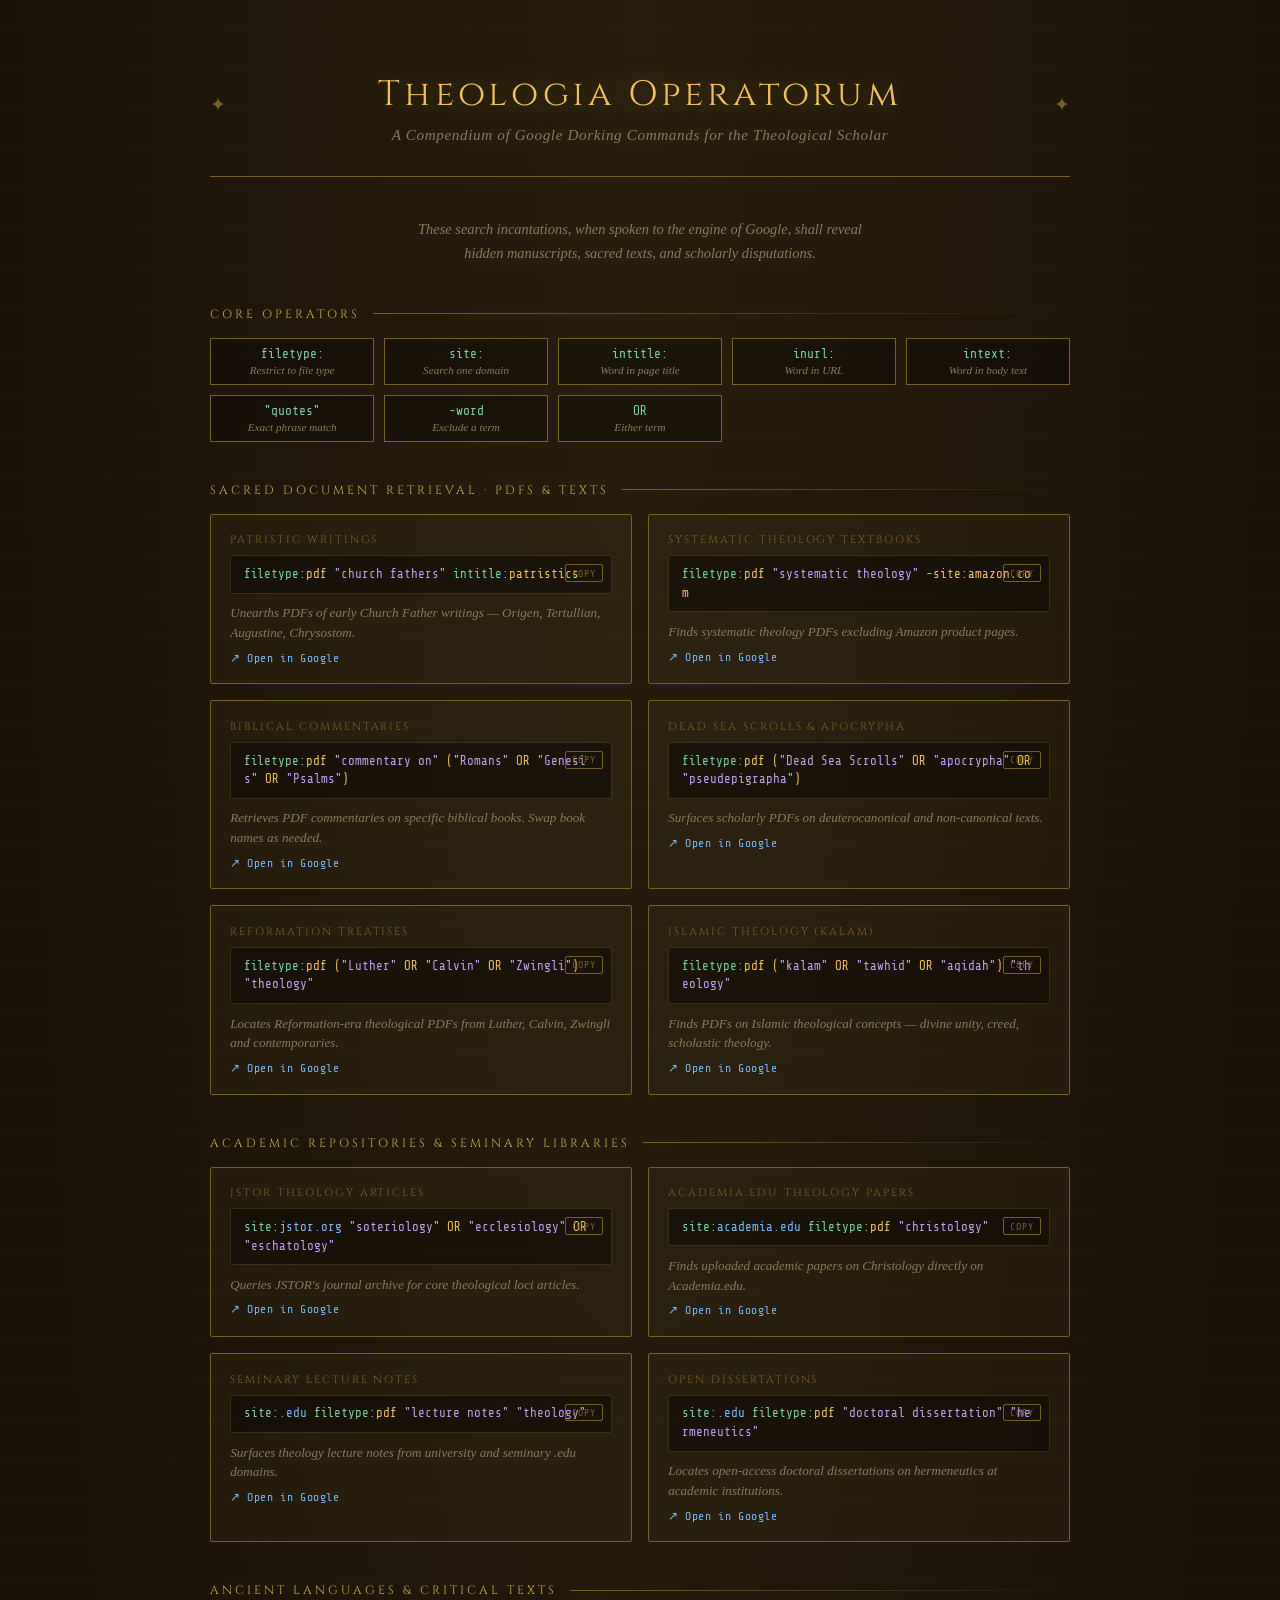
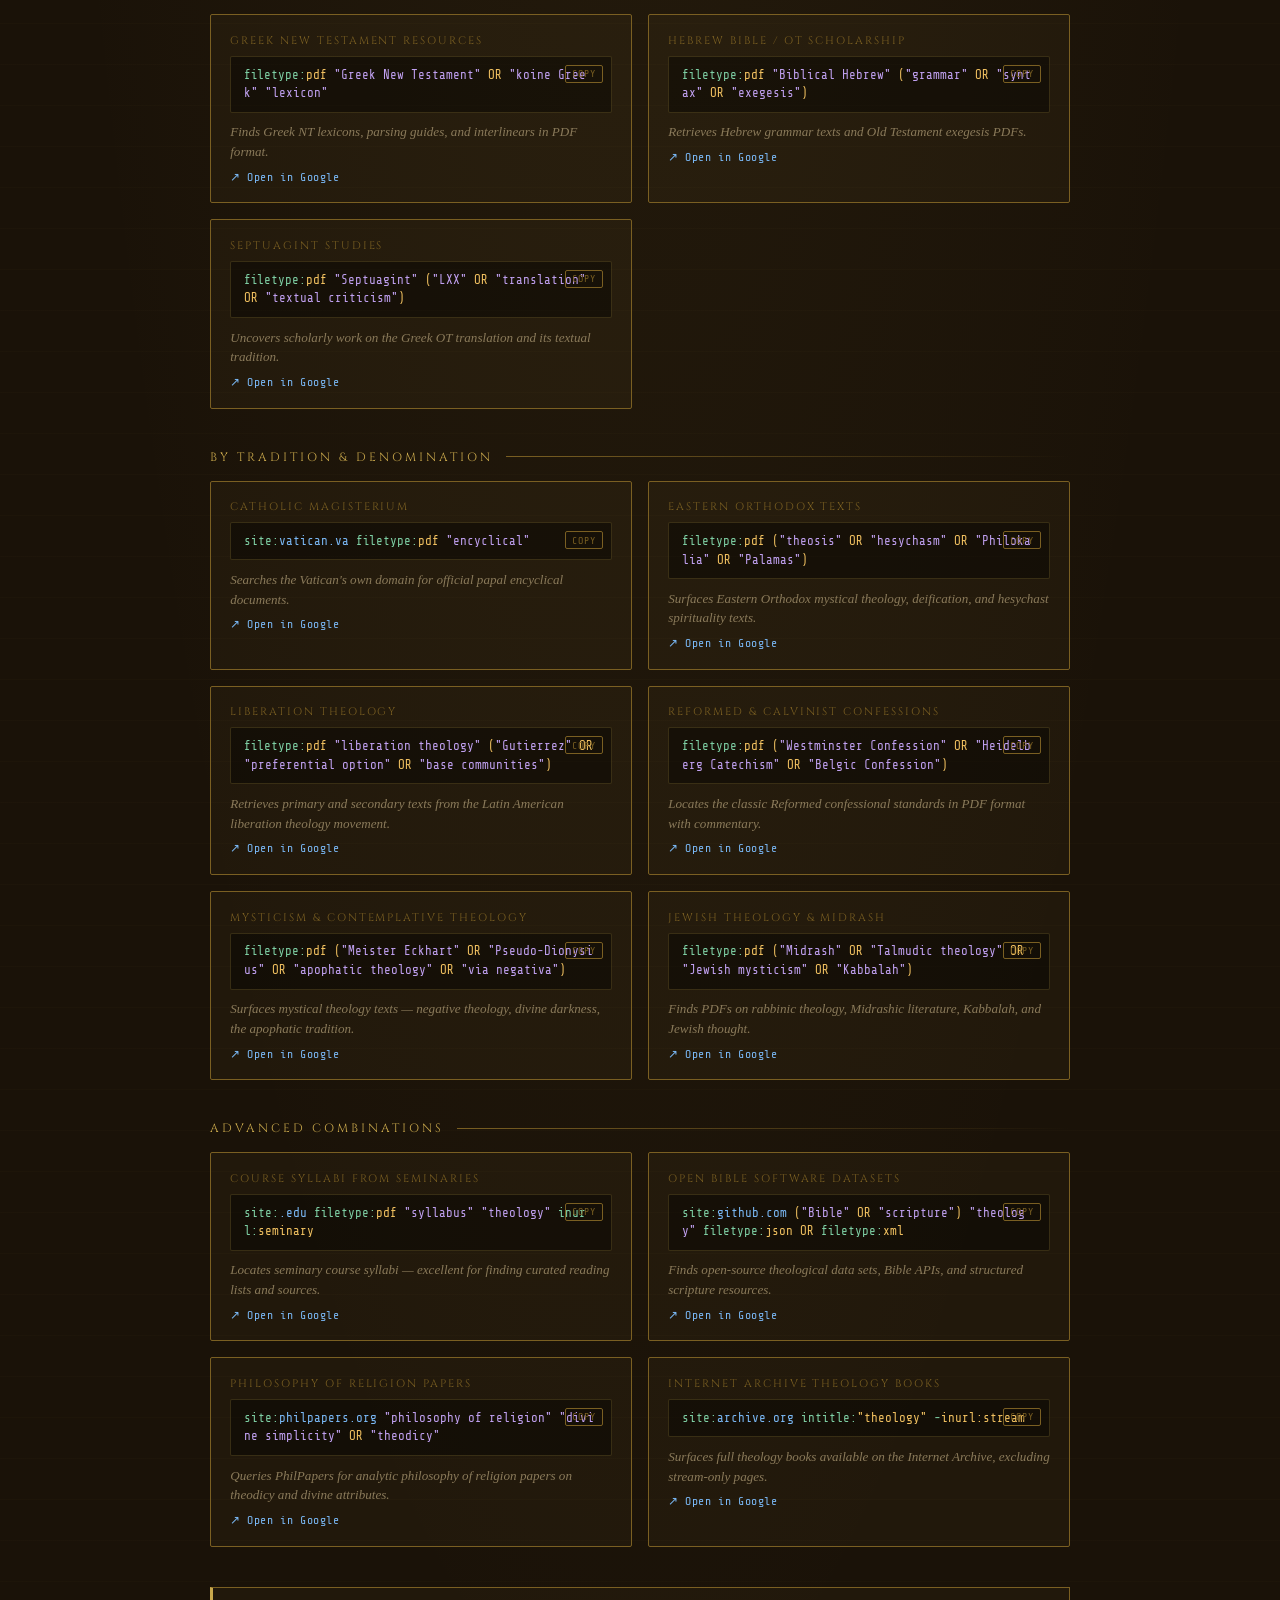
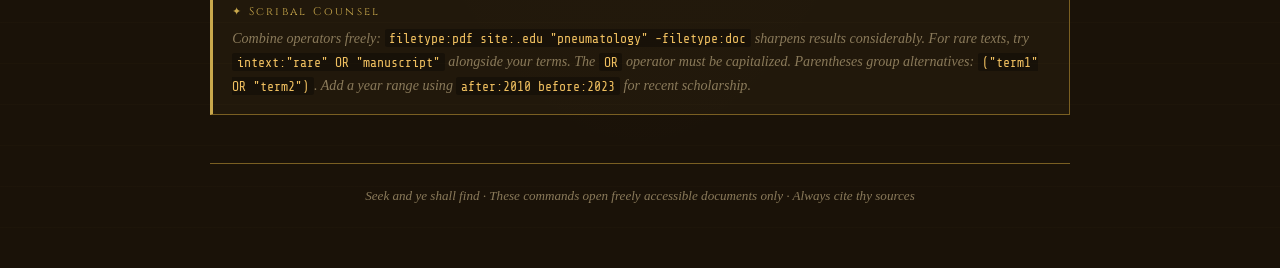
<file: index.html>
<!DOCTYPE html>
<html lang="en">
<head>
  <meta charset="UTF-8">
  <meta name="viewport" content="width=device-width, initial-scale=1.0">
  <title>Theologia Operatorum</title>
  <link rel="stylesheet" href="style.css">
</head>
<body>
<div class="page">

  <header>
    <div class="title">Theologia Operatorum</div>
    <div class="subtitle">A Compendium of Google Dorking Commands for the Theological Scholar</div>
  </header>

  <p class="intro">
    These search incantations, when spoken to the engine of Google, shall reveal<br>
    hidden manuscripts, sacred texts, and scholarly disputations.
  </p>

  <!-- OPERATOR REFERENCE -->
  <div class="section">
    <div class="section-title">Core Operators</div>
    <div class="operators-grid">
      <div class="op-pill"><div class="op-name">filetype:</div><div class="op-desc">Restrict to file type</div></div>
      <div class="op-pill"><div class="op-name">site:</div><div class="op-desc">Search one domain</div></div>
      <div class="op-pill"><div class="op-name">intitle:</div><div class="op-desc">Word in page title</div></div>
      <div class="op-pill"><div class="op-name">inurl:</div><div class="op-desc">Word in URL</div></div>
      <div class="op-pill"><div class="op-name">intext:</div><div class="op-desc">Word in body text</div></div>
      <div class="op-pill"><div class="op-name">"quotes"</div><div class="op-desc">Exact phrase match</div></div>
      <div class="op-pill"><div class="op-name">-word</div><div class="op-desc">Exclude a term</div></div>
      <div class="op-pill"><div class="op-name">OR</div><div class="op-desc">Either term</div></div>
    </div>
  </div>

  <!-- PDF HUNTING -->
  <div class="section">
    <div class="section-title">Sacred Document Retrieval · PDFs &amp; Texts</div>
    <div class="cards">

      <div class="card">
        <div class="card-label">Patristic Writings</div>
        <div class="command" onclick="copyCmd(this)">
          <button class="copy-btn">COPY</button>
          <span class="op">filetype:</span><span class="val">pdf</span> <span class="term">"church fathers"</span> <span class="op">intitle:</span><span class="val">patristics</span>
        </div>
        <div class="desc">Unearths PDFs of early Church Father writings — Origen, Tertullian, Augustine, Chrysostom.</div>
        <a class="search-link" href="https://www.google.com/search?q=filetype%3Apdf+%22church+fathers%22+intitle%3Apartristics" target="_blank">↗ Open in Google</a>
      </div>

      <div class="card">
        <div class="card-label">Systematic Theology Textbooks</div>
        <div class="command" onclick="copyCmd(this)">
          <button class="copy-btn">COPY</button>
          <span class="op">filetype:</span><span class="val">pdf</span> <span class="term">"systematic theology"</span> <span class="op">-</span><span class="val">site:amazon.com</span>
        </div>
        <div class="desc">Finds systematic theology PDFs excluding Amazon product pages.</div>
        <a class="search-link" href="https://www.google.com/search?q=filetype%3Apdf+%22systematic+theology%22+-site%3Aamazon.com" target="_blank">↗ Open in Google</a>
      </div>

      <div class="card">
        <div class="card-label">Biblical Commentaries</div>
        <div class="command" onclick="copyCmd(this)">
          <button class="copy-btn">COPY</button>
          <span class="op">filetype:</span><span class="val">pdf</span> <span class="term">"commentary on"</span> (<span class="term">"Romans"</span> OR <span class="term">"Genesis"</span> OR <span class="term">"Psalms"</span>)
        </div>
        <div class="desc">Retrieves PDF commentaries on specific biblical books. Swap book names as needed.</div>
        <a class="search-link" href="https://www.google.com/search?q=filetype%3Apdf+%22commentary+on%22+(%22Romans%22+OR+%22Genesis%22+OR+%22Psalms%22)" target="_blank">↗ Open in Google</a>
      </div>

      <div class="card">
        <div class="card-label">Dead Sea Scrolls &amp; Apocrypha</div>
        <div class="command" onclick="copyCmd(this)">
          <button class="copy-btn">COPY</button>
          <span class="op">filetype:</span><span class="val">pdf</span> (<span class="term">"Dead Sea Scrolls"</span> OR <span class="term">"apocrypha"</span> OR <span class="term">"pseudepigrapha"</span>)
        </div>
        <div class="desc">Surfaces scholarly PDFs on deuterocanonical and non-canonical texts.</div>
        <a class="search-link" href="https://www.google.com/search?q=filetype%3Apdf+(%22Dead+Sea+Scrolls%22+OR+%22apocrypha%22+OR+%22pseudepigrapha%22)" target="_blank">↗ Open in Google</a>
      </div>

      <div class="card">
        <div class="card-label">Reformation Treatises</div>
        <div class="command" onclick="copyCmd(this)">
          <button class="copy-btn">COPY</button>
          <span class="op">filetype:</span><span class="val">pdf</span> (<span class="term">"Luther"</span> OR <span class="term">"Calvin"</span> OR <span class="term">"Zwingli"</span>) <span class="term">"theology"</span>
        </div>
        <div class="desc">Locates Reformation-era theological PDFs from Luther, Calvin, Zwingli and contemporaries.</div>
        <a class="search-link" href="https://www.google.com/search?q=filetype%3Apdf+(%22Luther%22+OR+%22Calvin%22+OR+%22Zwingli%22)+%22theology%22" target="_blank">↗ Open in Google</a>
      </div>

      <div class="card">
        <div class="card-label">Islamic Theology (Kalam)</div>
        <div class="command" onclick="copyCmd(this)">
          <button class="copy-btn">COPY</button>
          <span class="op">filetype:</span><span class="val">pdf</span> (<span class="term">"kalam"</span> OR <span class="term">"tawhid"</span> OR <span class="term">"aqidah"</span>) <span class="term">"theology"</span>
        </div>
        <div class="desc">Finds PDFs on Islamic theological concepts — divine unity, creed, scholastic theology.</div>
        <a class="search-link" href="https://www.google.com/search?q=filetype%3Apdf+(%22kalam%22+OR+%22tawhid%22+OR+%22aqidah%22)+%22theology%22" target="_blank">↗ Open in Google</a>
      </div>

    </div>
  </div>

  <!-- ACADEMIC REPOSITORIES -->
  <div class="section">
    <div class="section-title">Academic Repositories &amp; Seminary Libraries</div>
    <div class="cards">

      <div class="card">
        <div class="card-label">JSTOR Theology Articles</div>
        <div class="command" onclick="copyCmd(this)">
          <button class="copy-btn">COPY</button>
          <span class="op">site:</span><span class="site-op">jstor.org</span> <span class="term">"soteriology"</span> OR <span class="term">"ecclesiology"</span> OR <span class="term">"eschatology"</span>
        </div>
        <div class="desc">Queries JSTOR's journal archive for core theological loci articles.</div>
        <a class="search-link" href="https://www.google.com/search?q=site%3Ajstor.org+%22soteriology%22+OR+%22ecclesiology%22+OR+%22eschatology%22" target="_blank">↗ Open in Google</a>
      </div>

      <div class="card">
        <div class="card-label">Academia.edu Theology Papers</div>
        <div class="command" onclick="copyCmd(this)">
          <button class="copy-btn">COPY</button>
          <span class="op">site:</span><span class="site-op">academia.edu</span> <span class="op">filetype:</span><span class="val">pdf</span> <span class="term">"christology"</span>
        </div>
        <div class="desc">Finds uploaded academic papers on Christology directly on Academia.edu.</div>
        <a class="search-link" href="https://www.google.com/search?q=site%3Aacademia.edu+filetype%3Apdf+%22christology%22" target="_blank">↗ Open in Google</a>
      </div>

      <div class="card">
        <div class="card-label">Seminary Lecture Notes</div>
        <div class="command" onclick="copyCmd(this)">
          <button class="copy-btn">COPY</button>
          <span class="op">site:</span><span class="site-op">.edu</span> <span class="op">filetype:</span><span class="val">pdf</span> <span class="term">"lecture notes"</span> <span class="term">"theology"</span>
        </div>
        <div class="desc">Surfaces theology lecture notes from university and seminary .edu domains.</div>
        <a class="search-link" href="https://www.google.com/search?q=site%3A.edu+filetype%3Apdf+%22lecture+notes%22+%22theology%22" target="_blank">↗ Open in Google</a>
      </div>

      <div class="card">
        <div class="card-label">Open Dissertations</div>
        <div class="command" onclick="copyCmd(this)">
          <button class="copy-btn">COPY</button>
          <span class="op">site:</span><span class="site-op">.edu</span> <span class="op">filetype:</span><span class="val">pdf</span> <span class="term">"doctoral dissertation"</span> <span class="term">"hermeneutics"</span>
        </div>
        <div class="desc">Locates open-access doctoral dissertations on hermeneutics at academic institutions.</div>
        <a class="search-link" href="https://www.google.com/search?q=site%3A.edu+filetype%3Apdf+%22doctoral+dissertation%22+%22hermeneutics%22" target="_blank">↗ Open in Google</a>
      </div>

    </div>
  </div>

  <!-- ANCIENT LANGUAGES -->
  <div class="section">
    <div class="section-title">Ancient Languages &amp; Critical Texts</div>
    <div class="cards">

      <div class="card">
        <div class="card-label">Greek New Testament Resources</div>
        <div class="command" onclick="copyCmd(this)">
          <button class="copy-btn">COPY</button>
          <span class="op">filetype:</span><span class="val">pdf</span> <span class="term">"Greek New Testament"</span> OR <span class="term">"koine Greek"</span> <span class="term">"lexicon"</span>
        </div>
        <div class="desc">Finds Greek NT lexicons, parsing guides, and interlinears in PDF format.</div>
        <a class="search-link" href="https://www.google.com/search?q=filetype%3Apdf+%22Greek+New+Testament%22+OR+%22koine+Greek%22+%22lexicon%22" target="_blank">↗ Open in Google</a>
      </div>

      <div class="card">
        <div class="card-label">Hebrew Bible / OT Scholarship</div>
        <div class="command" onclick="copyCmd(this)">
          <button class="copy-btn">COPY</button>
          <span class="op">filetype:</span><span class="val">pdf</span> <span class="term">"Biblical Hebrew"</span> (<span class="term">"grammar"</span> OR <span class="term">"syntax"</span> OR <span class="term">"exegesis"</span>)
        </div>
        <div class="desc">Retrieves Hebrew grammar texts and Old Testament exegesis PDFs.</div>
        <a class="search-link" href="https://www.google.com/search?q=filetype%3Apdf+%22Biblical+Hebrew%22+(%22grammar%22+OR+%22syntax%22+OR+%22exegesis%22)" target="_blank">↗ Open in Google</a>
      </div>

      <div class="card">
        <div class="card-label">Septuagint Studies</div>
        <div class="command" onclick="copyCmd(this)">
          <button class="copy-btn">COPY</button>
          <span class="op">filetype:</span><span class="val">pdf</span> <span class="term">"Septuagint"</span> (<span class="term">"LXX"</span> OR <span class="term">"translation"</span> OR <span class="term">"textual criticism"</span>)
        </div>
        <div class="desc">Uncovers scholarly work on the Greek OT translation and its textual tradition.</div>
        <a class="search-link" href="https://www.google.com/search?q=filetype%3Apdf+%22Septuagint%22+(%22LXX%22+OR+%22translation%22+OR+%22textual+criticism%22)" target="_blank">↗ Open in Google</a>
      </div>

    </div>
  </div>

  <!-- TRADITION-SPECIFIC -->
  <div class="section">
    <div class="section-title">By Tradition &amp; Denomination</div>
    <div class="cards">

      <div class="card">
        <div class="card-label">Catholic Magisterium</div>
        <div class="command" onclick="copyCmd(this)">
          <button class="copy-btn">COPY</button>
          <span class="op">site:</span><span class="site-op">vatican.va</span> <span class="op">filetype:</span><span class="val">pdf</span> <span class="term">"encyclical"</span>
        </div>
        <div class="desc">Searches the Vatican's own domain for official papal encyclical documents.</div>
        <a class="search-link" href="https://www.google.com/search?q=site%3Avatican.va+filetype%3Apdf+%22encyclical%22" target="_blank">↗ Open in Google</a>
      </div>

      <div class="card">
        <div class="card-label">Eastern Orthodox Texts</div>
        <div class="command" onclick="copyCmd(this)">
          <button class="copy-btn">COPY</button>
          <span class="op">filetype:</span><span class="val">pdf</span> (<span class="term">"theosis"</span> OR <span class="term">"hesychasm"</span> OR <span class="term">"Philokalia"</span> OR <span class="term">"Palamas"</span>)
        </div>
        <div class="desc">Surfaces Eastern Orthodox mystical theology, deification, and hesychast spirituality texts.</div>
        <a class="search-link" href="https://www.google.com/search?q=filetype%3Apdf+(%22theosis%22+OR+%22hesychasm%22+OR+%22Philokalia%22+OR+%22Palamas%22)" target="_blank">↗ Open in Google</a>
      </div>

      <div class="card">
        <div class="card-label">Liberation Theology</div>
        <div class="command" onclick="copyCmd(this)">
          <button class="copy-btn">COPY</button>
          <span class="op">filetype:</span><span class="val">pdf</span> <span class="term">"liberation theology"</span> (<span class="term">"Gutierrez"</span> OR <span class="term">"preferential option"</span> OR <span class="term">"base communities"</span>)
        </div>
        <div class="desc">Retrieves primary and secondary texts from the Latin American liberation theology movement.</div>
        <a class="search-link" href="https://www.google.com/search?q=filetype%3Apdf+%22liberation+theology%22+(%22Gutierrez%22+OR+%22preferential+option%22+OR+%22base+communities%22)" target="_blank">↗ Open in Google</a>
      </div>

      <div class="card">
        <div class="card-label">Reformed &amp; Calvinist Confessions</div>
        <div class="command" onclick="copyCmd(this)">
          <button class="copy-btn">COPY</button>
          <span class="op">filetype:</span><span class="val">pdf</span> (<span class="term">"Westminster Confession"</span> OR <span class="term">"Heidelberg Catechism"</span> OR <span class="term">"Belgic Confession"</span>)
        </div>
        <div class="desc">Locates the classic Reformed confessional standards in PDF format with commentary.</div>
        <a class="search-link" href="https://www.google.com/search?q=filetype%3Apdf+(%22Westminster+Confession%22+OR+%22Heidelberg+Catechism%22+OR+%22Belgic+Confession%22)" target="_blank">↗ Open in Google</a>
      </div>

      <div class="card">
        <div class="card-label">Mysticism &amp; Contemplative Theology</div>
        <div class="command" onclick="copyCmd(this)">
          <button class="copy-btn">COPY</button>
          <span class="op">filetype:</span><span class="val">pdf</span> (<span class="term">"Meister Eckhart"</span> OR <span class="term">"Pseudo-Dionysius"</span> OR <span class="term">"apophatic theology"</span> OR <span class="term">"via negativa"</span>)
        </div>
        <div class="desc">Surfaces mystical theology texts — negative theology, divine darkness, the apophatic tradition.</div>
        <a class="search-link" href="https://www.google.com/search?q=filetype%3Apdf+(%22Meister+Eckhart%22+OR+%22Pseudo-Dionysius%22+OR+%22apophatic+theology%22+OR+%22via+negativa%22)" target="_blank">↗ Open in Google</a>
      </div>

      <div class="card">
        <div class="card-label">Jewish Theology &amp; Midrash</div>
        <div class="command" onclick="copyCmd(this)">
          <button class="copy-btn">COPY</button>
          <span class="op">filetype:</span><span class="val">pdf</span> (<span class="term">"Midrash"</span> OR <span class="term">"Talmudic theology"</span> OR <span class="term">"Jewish mysticism"</span> OR <span class="term">"Kabbalah"</span>)
        </div>
        <div class="desc">Finds PDFs on rabbinic theology, Midrashic literature, Kabbalah, and Jewish thought.</div>
        <a class="search-link" href="https://www.google.com/search?q=filetype%3Apdf+(%22Midrash%22+OR+%22Talmudic+theology%22+OR+%22Jewish+mysticism%22+OR+%22Kabbalah%22)" target="_blank">↗ Open in Google</a>
      </div>

    </div>
  </div>

  <!-- ADVANCED COMBINATIONS -->
  <div class="section">
    <div class="section-title">Advanced Combinations</div>
    <div class="cards">

      <div class="card">
        <div class="card-label">Course Syllabi from Seminaries</div>
        <div class="command" onclick="copyCmd(this)">
          <button class="copy-btn">COPY</button>
          <span class="op">site:</span><span class="site-op">.edu</span> <span class="op">filetype:</span><span class="val">pdf</span> <span class="term">"syllabus"</span> <span class="term">"theology"</span> <span class="op">inurl:</span><span class="val">seminary</span>
        </div>
        <div class="desc">Locates seminary course syllabi — excellent for finding curated reading lists and sources.</div>
        <a class="search-link" href="https://www.google.com/search?q=site%3A.edu+filetype%3Apdf+%22syllabus%22+%22theology%22+inurl%3Aseminary" target="_blank">↗ Open in Google</a>
      </div>

      <div class="card">
        <div class="card-label">Open Bible Software Datasets</div>
        <div class="command" onclick="copyCmd(this)">
          <button class="copy-btn">COPY</button>
          <span class="op">site:</span><span class="site-op">github.com</span> (<span class="term">"Bible"</span> OR <span class="term">"scripture"</span>) <span class="term">"theology"</span> <span class="op">filetype:</span><span class="val">json</span> OR <span class="op">filetype:</span><span class="val">xml</span>
        </div>
        <div class="desc">Finds open-source theological data sets, Bible APIs, and structured scripture resources.</div>
        <a class="search-link" href="https://www.google.com/search?q=site%3Agithub.com+(%22Bible%22+OR+%22scripture%22)+%22theology%22+filetype%3Ajson+OR+filetype%3Axml" target="_blank">↗ Open in Google</a>
      </div>

      <div class="card">
        <div class="card-label">Philosophy of Religion Papers</div>
        <div class="command" onclick="copyCmd(this)">
          <button class="copy-btn">COPY</button>
          <span class="op">site:</span><span class="site-op">philpapers.org</span> <span class="term">"philosophy of religion"</span> <span class="term">"divine simplicity"</span> OR <span class="term">"theodicy"</span>
        </div>
        <div class="desc">Queries PhilPapers for analytic philosophy of religion papers on theodicy and divine attributes.</div>
        <a class="search-link" href="https://www.google.com/search?q=site%3Aphilpapers.org+%22philosophy+of+religion%22+%22divine+simplicity%22+OR+%22theodicy%22" target="_blank">↗ Open in Google</a>
      </div>

      <div class="card">
        <div class="card-label">Internet Archive Theology Books</div>
        <div class="command" onclick="copyCmd(this)">
          <button class="copy-btn">COPY</button>
          <span class="op">site:</span><span class="site-op">archive.org</span> <span class="op">intitle:</span><span class="val">"theology"</span> <span class="op">-</span><span class="val">inurl:stream</span>
        </div>
        <div class="desc">Surfaces full theology books available on the Internet Archive, excluding stream-only pages.</div>
        <a class="search-link" href="https://www.google.com/search?q=site%3Aarchive.org+intitle%3A%22theology%22+-inurl%3Astream" target="_blank">↗ Open in Google</a>
      </div>

    </div>
  </div>

  <!-- TIP BOX -->
  <div class="tip-box">
    <div class="tip-title">✦ Scribal Counsel</div>
    <p>
      Combine operators freely: <code>filetype:pdf site:.edu "pneumatology" -filetype:doc</code> sharpens results considerably.
      For rare texts, try <code>intext:"rare" OR "manuscript"</code> alongside your terms.
      The <code>OR</code> operator must be capitalized. Parentheses group alternatives: <code>("term1" OR "term2")</code>.
      Add a year range using <code>after:2010 before:2023</code> for recent scholarship.
    </p>
  </div>

  <footer>
    Seek and ye shall find · These commands open freely accessible documents only · Always cite thy sources
  </footer>

</div>

<script>
  function copyCmd(el) {
    const text = el.innerText.replace('COPY', '').trim();
    navigator.clipboard.writeText(text).then(() => {
      const btn = el.querySelector('.copy-btn');
      btn.textContent = 'COPIED';
      btn.classList.add('copied');
      setTimeout(() => { btn.textContent = 'COPY'; btn.classList.remove('copied'); }, 1500);
    });
  }
</script>
</body>
</html>
</file>
<file: style.css>
@import url('https://fonts.googleapis.com/css2?family=IM+Fell+English:ital@0;1&family=Share+Tech+Mono&family=Cinzel:wght@400;700&display=swap');

:root {
  --parchment: #1a1208;
  --gold: #c9a84c;
  --gold-dim: #7a5f22;
  --gold-bright: #f0c060;
  --ink: #e8d9b0;
  --ink-dim: #8a7a5a;
  --red: #8b2020;
  --green: #2a6b3a;
  --glow: rgba(201,168,76,0.15);
}

* { box-sizing: border-box; margin: 0; padding: 0; }

body {
  background: var(--parchment);
  color: var(--ink);
  font-family: 'Share Tech Mono', monospace;
  min-height: 100vh;
  padding: 2rem 1rem 4rem;
  background-image:
    radial-gradient(ellipse at 50% 0%, rgba(201,168,76,0.08) 0%, transparent 70%),
    repeating-linear-gradient(0deg, transparent, transparent 40px, rgba(201,168,76,0.02) 40px, rgba(201,168,76,0.02) 41px);
}

.page {
  max-width: 860px;
  margin: 0 auto;
}

/* ── HEADER ── */

header {
  text-align: center;
  padding: 2.5rem 0 2rem;
  border-bottom: 1px solid var(--gold-dim);
  margin-bottom: 2.5rem;
  position: relative;
}

header::before, header::after {
  content: '✦';
  color: var(--gold-dim);
  font-size: 1.2rem;
  position: absolute;
  top: 50%;
  transform: translateY(-50%);
}
header::before { left: 0; }
header::after  { right: 0; }

.title {
  font-family: 'Cinzel', serif;
  font-size: clamp(1.4rem, 4vw, 2.2rem);
  color: var(--gold-bright);
  letter-spacing: 0.12em;
  text-shadow: 0 0 30px rgba(240,192,96,0.4);
  line-height: 1.3;
}

.subtitle {
  font-family: 'IM Fell English', serif;
  font-style: italic;
  color: var(--ink-dim);
  margin-top: 0.5rem;
  font-size: 0.95rem;
  letter-spacing: 0.04em;
}

/* ── INTRO ── */

.intro {
  font-family: 'IM Fell English', serif;
  font-style: italic;
  color: var(--ink-dim);
  font-size: 0.9rem;
  text-align: center;
  margin-bottom: 2.5rem;
  line-height: 1.7;
}

/* ── SECTIONS ── */

.section {
  margin-bottom: 2.5rem;
}

.section-title {
  font-family: 'Cinzel', serif;
  font-size: 0.75rem;
  letter-spacing: 0.25em;
  color: var(--gold);
  text-transform: uppercase;
  margin-bottom: 1rem;
  display: flex;
  align-items: center;
  gap: 0.8rem;
}

.section-title::after {
  content: '';
  flex: 1;
  height: 1px;
  background: linear-gradient(to right, var(--gold-dim), transparent);
}

/* ── CARDS ── */

.cards {
  display: grid;
  grid-template-columns: repeat(auto-fill, minmax(min(100%, 380px), 1fr));
  gap: 1rem;
}

.card {
  background: rgba(201,168,76,0.04);
  border: 1px solid var(--gold-dim);
  border-radius: 2px;
  padding: 1.1rem 1.2rem;
  position: relative;
  transition: border-color 0.2s, background 0.2s;
}

.card:hover {
  border-color: var(--gold);
  background: rgba(201,168,76,0.09);
}

.card-label {
  font-family: 'Cinzel', serif;
  font-size: 0.68rem;
  letter-spacing: 0.18em;
  color: var(--gold-dim);
  text-transform: uppercase;
  margin-bottom: 0.5rem;
}

/* ── COMMAND BLOCK ── */

.command {
  background: rgba(0,0,0,0.4);
  border: 1px solid rgba(201,168,76,0.2);
  border-radius: 2px;
  padding: 0.55rem 0.8rem;
  font-family: 'Share Tech Mono', monospace;
  font-size: 0.78rem;
  color: var(--gold-bright);
  line-height: 1.5;
  cursor: pointer;
  width: 100%;
  text-align: left;
  word-break: break-all;
  position: relative;
  transition: color 0.15s;
}

.command:hover { color: #fff; }

.command .op      { color: #7ecfa4; }
.command .val     { color: #f0c060; }
.command .term    { color: #c0a0f0; }
.command .site-op { color: #7ab8f5; }

/* ── DESCRIPTION & LINKS ── */

.desc {
  font-family: 'IM Fell English', serif;
  font-style: italic;
  font-size: 0.82rem;
  color: var(--ink-dim);
  margin-top: 0.6rem;
  line-height: 1.5;
}

.copy-btn {
  position: absolute;
  top: 0.5rem;
  right: 0.5rem;
  background: transparent;
  border: 1px solid var(--gold-dim);
  color: var(--gold-dim);
  font-family: 'Share Tech Mono', monospace;
  font-size: 0.62rem;
  padding: 0.15rem 0.4rem;
  cursor: pointer;
  letter-spacing: 0.08em;
  border-radius: 2px;
  transition: all 0.15s;
}
.copy-btn:hover          { border-color: var(--gold); color: var(--gold); }
.copy-btn.copied         { color: #7ecfa4; border-color: #7ecfa4; }

.search-link {
  color: #7ab8f5;
  text-decoration: none;
  font-size: 0.72rem;
  font-family: 'Share Tech Mono', monospace;
  display: inline-block;
  margin-top: 0.5rem;
  letter-spacing: 0.05em;
  transition: color 0.15s;
}
.search-link:hover { color: var(--gold-bright); }

/* ── OPERATORS GRID ── */

.operators-grid {
  display: grid;
  grid-template-columns: repeat(auto-fill, minmax(160px, 1fr));
  gap: 0.6rem;
  margin-bottom: 2.5rem;
}

.op-pill {
  border: 1px solid var(--gold-dim);
  padding: 0.5rem 0.8rem;
  text-align: center;
  background: rgba(0,0,0,0.3);
}

.op-pill .op-name {
  font-family: 'Share Tech Mono', monospace;
  font-size: 0.8rem;
  color: #7ecfa4;
}

.op-pill .op-desc {
  font-size: 0.7rem;
  color: var(--ink-dim);
  margin-top: 0.2rem;
  font-family: 'IM Fell English', serif;
  font-style: italic;
}

/* ── TIP BOX ── */

.tip-box {
  border: 1px solid var(--gold-dim);
  border-left: 3px solid var(--gold);
  padding: 1rem 1.2rem;
  margin-bottom: 2.5rem;
  background: rgba(201,168,76,0.04);
}

.tip-box .tip-title {
  font-family: 'Cinzel', serif;
  font-size: 0.7rem;
  letter-spacing: 0.2em;
  color: var(--gold);
  margin-bottom: 0.5rem;
}

.tip-box p {
  font-family: 'IM Fell English', serif;
  font-style: italic;
  font-size: 0.88rem;
  color: var(--ink-dim);
  line-height: 1.7;
}

.tip-box code {
  font-family: 'Share Tech Mono', monospace;
  font-style: normal;
  font-size: 0.82rem;
  color: var(--gold-bright);
  background: rgba(0,0,0,0.3);
  padding: 0.1rem 0.3rem;
  border-radius: 2px;
}

/* ── FOOTER ── */

footer {
  text-align: center;
  margin-top: 3rem;
  padding-top: 1.5rem;
  border-top: 1px solid var(--gold-dim);
  font-family: 'IM Fell English', serif;
  font-style: italic;
  font-size: 0.82rem;
  color: var(--ink-dim);
}

/* ── ANIMATIONS ── */

@keyframes fadeIn {
  from { opacity: 0; transform: translateY(8px); }
  to   { opacity: 1; transform: translateY(0); }
}

.section                  { animation: fadeIn 0.4s ease both; }
.section:nth-child(2)     { animation-delay: 0.05s; }
.section:nth-child(3)     { animation-delay: 0.10s; }
.section:nth-child(4)     { animation-delay: 0.15s; }
.section:nth-child(5)     { animation-delay: 0.20s; }
.section:nth-child(6)     { animation-delay: 0.25s; }
</file>
